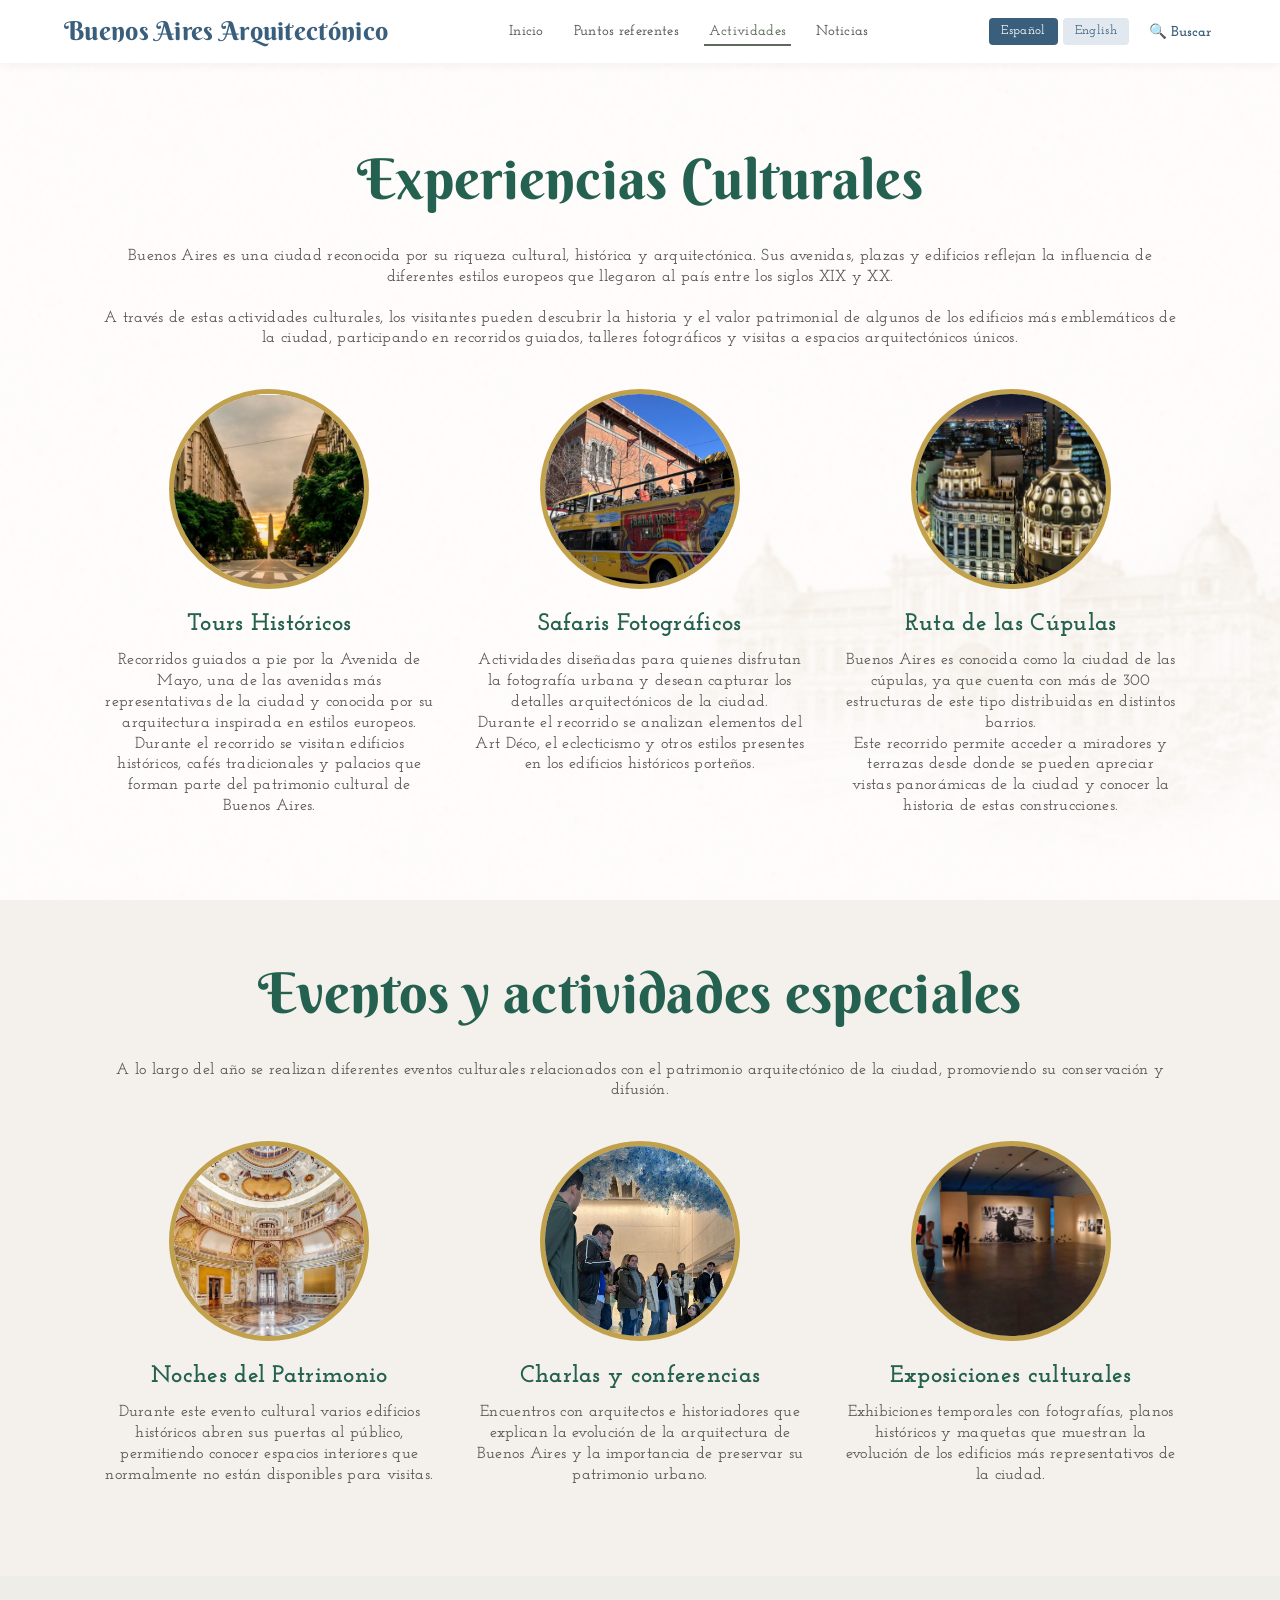
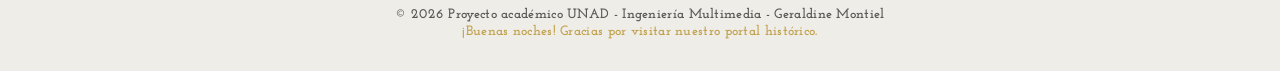
<file: actividades.html>
<!DOCTYPE html>
<html lang="es">
    <!-- Define que el idioma principal de la página es español -->
<head>
    <!-- Configuración general del sitio -->
    <meta charset="UTF-8"> <!-- Muestra correctamente acentos y caracteres especiales -->
    <meta name="viewport" content="width=device-width, initial-scale=1.0">
    <!-- Hace que la página sea adaptable a celulares y tablets -->
    <title>Buenos Aires Arquitectónico</title>
    <link rel="stylesheet" href="css/styles.css">
    <!-- Conecta la hoja de estilos CSS -->
</head>
<body>
    <!-- Encabezado principal del sitio -->
   <a href="#contenido-principal" class="skip-link">Saltar al contenido principal</a>
    
    <header class="main-header">
        <div class="header-container">
            <h1 class="logo-title">Buenos Aires Arquitectónico</h1>
            <nav class="main-nav" aria-label="Navegación principal"> 
                <ul class="nav-links">
                    <li>
                        <a href="index.html">Inicio</a>
                        <ul class="submenu">
                            <li><a href="construcciones.html">Construcciones</a></li>
                        </ul>
                    </li>

                    <li><a href="construcciones.html">Puntos referentes</a></li>
                    
                    <li>
                        <a href="actividades.html" aria-current="page">Actividades</a>
                        <ul class="submenu">
                            <li><a href="actividades.html#experiencias">Experiencias culturales</a></li>
                            <li><a href="actividades.html#eventos">Eventos especiales</a></li>
                        </ul>
                    </li>
                    
                    <li>
                        <a href="noticias.html">Noticias</a>
                        <ul class="submenu">
                            <li><a href="noticias.html#cultura">Cultura</a></li>
                            <li><a href="noticias.html#ferias">Ferias</a></li>
                        </ul>
                    </li>
                </ul>
            </nav>
            <div class="header-tools">
                <div class="lang-selector" aria-label="Selector de idioma">
                    <span class="btn-lang active" aria-current="true">Español</span>
                    <a href="en/activities.html" class="btn-lang" lang="en">English</a> 
                </div>
                <button class="search-btn" aria-label="Abrir buscador">🔍 Buscar</button>
            </div>
        </div>
    </header>
            
<main id="contenido-principal">

    <section class="container" id="experiencias" style="margin-top: 40px;">
        <h2 class="main-title" style="color:#256150; text-align:center;">Experiencias Culturales</h2>

        <p class="text-center mb-20">
            Buenos Aires es una ciudad reconocida por su riqueza cultural,
            histórica y arquitectónica. Sus avenidas, plazas y edificios
            reflejan la influencia de diferentes estilos europeos que
            llegaron al país entre los siglos XIX y XX.
        </p>

        <p class="text-center mb-40">
            A través de estas actividades culturales, los visitantes pueden
            descubrir la historia y el valor patrimonial de algunos de los
            edificios más emblemáticos de la ciudad, participando en
            recorridos guiados, talleres fotográficos y visitas a espacios
            arquitectónicos únicos.
        </p>

        <div class="reference-grid">

            <article class="ref-card">
                <div class="circle-frame">
                    <img src="images/AVprimeramayo.png" alt="Turistas en recorrido guiado por la Avenida de Mayo">
                </div>
                <h3 class="text-accent" style="color:#256150">Tours Históricos</h3>
                <p>
                    Recorridos guiados a pie por la Avenida de Mayo, una de
                    las avenidas más representativas de la ciudad y conocida
                    por su arquitectura inspirada en estilos europeos.
                </p>
                <p>
                    Durante el recorrido se visitan edificios históricos,
                    cafés tradicionales y palacios que forman parte del
                    patrimonio cultural de Buenos Aires.
                </p>
            </article>

            <article class="ref-card">
                <div class="circle-frame">
                    <img src="images/safariFotografico.png" alt="Taller de fotografía urbana capturando detalles arquitectónicos">
                </div>
                <h3 class="text-accent" style="color:#256150">Safaris Fotográficos</h3>
                <p>
                    Actividades diseñadas para quienes disfrutan la
                    fotografía urbana y desean capturar los detalles
                    arquitectónicos de la ciudad.
                </p>
                <p>
                    Durante el recorrido se analizan elementos del
                    Art Déco, el eclecticismo y otros estilos presentes
                    en los edificios históricos porteños.
                </p>
            </article>

            <article class="ref-card">
                <div class="circle-frame">
                    <img src="images/cupulasdeBDA.png" alt="Vista panorámica de las cúpulas históricas de Buenos Aires">
                </div>
                <h3 class="text-accent" style="color:#256150">Ruta de las Cúpulas</h3>
                <p>
                    Buenos Aires es conocida como la ciudad de las cúpulas,
                    ya que cuenta con más de 300 estructuras de este tipo
                    distribuidas en distintos barrios.
                </p>
                <p>
                    Este recorrido permite acceder a miradores y terrazas
                    desde donde se pueden apreciar vistas panorámicas de
                    la ciudad y conocer la historia de estas construcciones.
                </p>
            </article>

        </div>
    </section>

    <section class="container" id="eventos" style="margin-top: 60px;">

        <h2 class="main-title" style="color:#256150; text-align:center;">Eventos y actividades especiales</h2>

        <p class="text-center mb-40">
            A lo largo del año se realizan diferentes eventos culturales
            relacionados con el patrimonio arquitectónico de la ciudad,
            promoviendo su conservación y difusión.
        </p>

        <div class="reference-grid">

            <article class="ref-card">
                <div class="circle-frame">
                    <img src="images/salonPALACIOPAZ.png" alt="Iluminación nocturna del elegante salón interior del Palacio Paz">
                </div>
                <h3 class="text-accent" style="color:#256150">Noches del Patrimonio</h3>
                <p>
                    Durante este evento cultural varios edificios históricos
                    abren sus puertas al público, permitiendo conocer espacios
                    interiores que normalmente no están disponibles para visitas.
                </p>
            </article>

            <article class="ref-card">
                <div class="circle-frame">
                    <img src="images/CHARLAARQUITECTO.png" alt="Arquitecto exponiendo ante una audiencia sobre el patrimonio urbano de la ciudad">
                </div>
                <h3 class="text-accent" style="color:#256150">Charlas y conferencias</h3>
                <p>
                    Encuentros con arquitectos e historiadores que explican
                    la evolución de la arquitectura de Buenos Aires y la
                    importancia de preservar su patrimonio urbano.
                </p>
            </article>

            <article class="ref-card">
                <div class="circle-frame">
                    <img src="images/EXPOSICIONcultural.png" alt="Exhibición de maquetas y planos históricos en una galería de arte">
                </div>
                <h3 class="text-accent" style="color:#256150">Exposiciones culturales</h3>
                <p>
                    Exhibiciones temporales con fotografías, planos históricos
                    y maquetas que muestran la evolución de los edificios más
                    representativos de la ciudad.
                </p>
            </article>

        </div>

    </section>

</main>

<footer class="main-footer">
        <p>© 2026 Proyecto académico UNAD - Ingeniería Multimedia - Geraldine Montiel</p>
</footer>

<script src="js/script.js"></script>

</body>
</html>
</file>
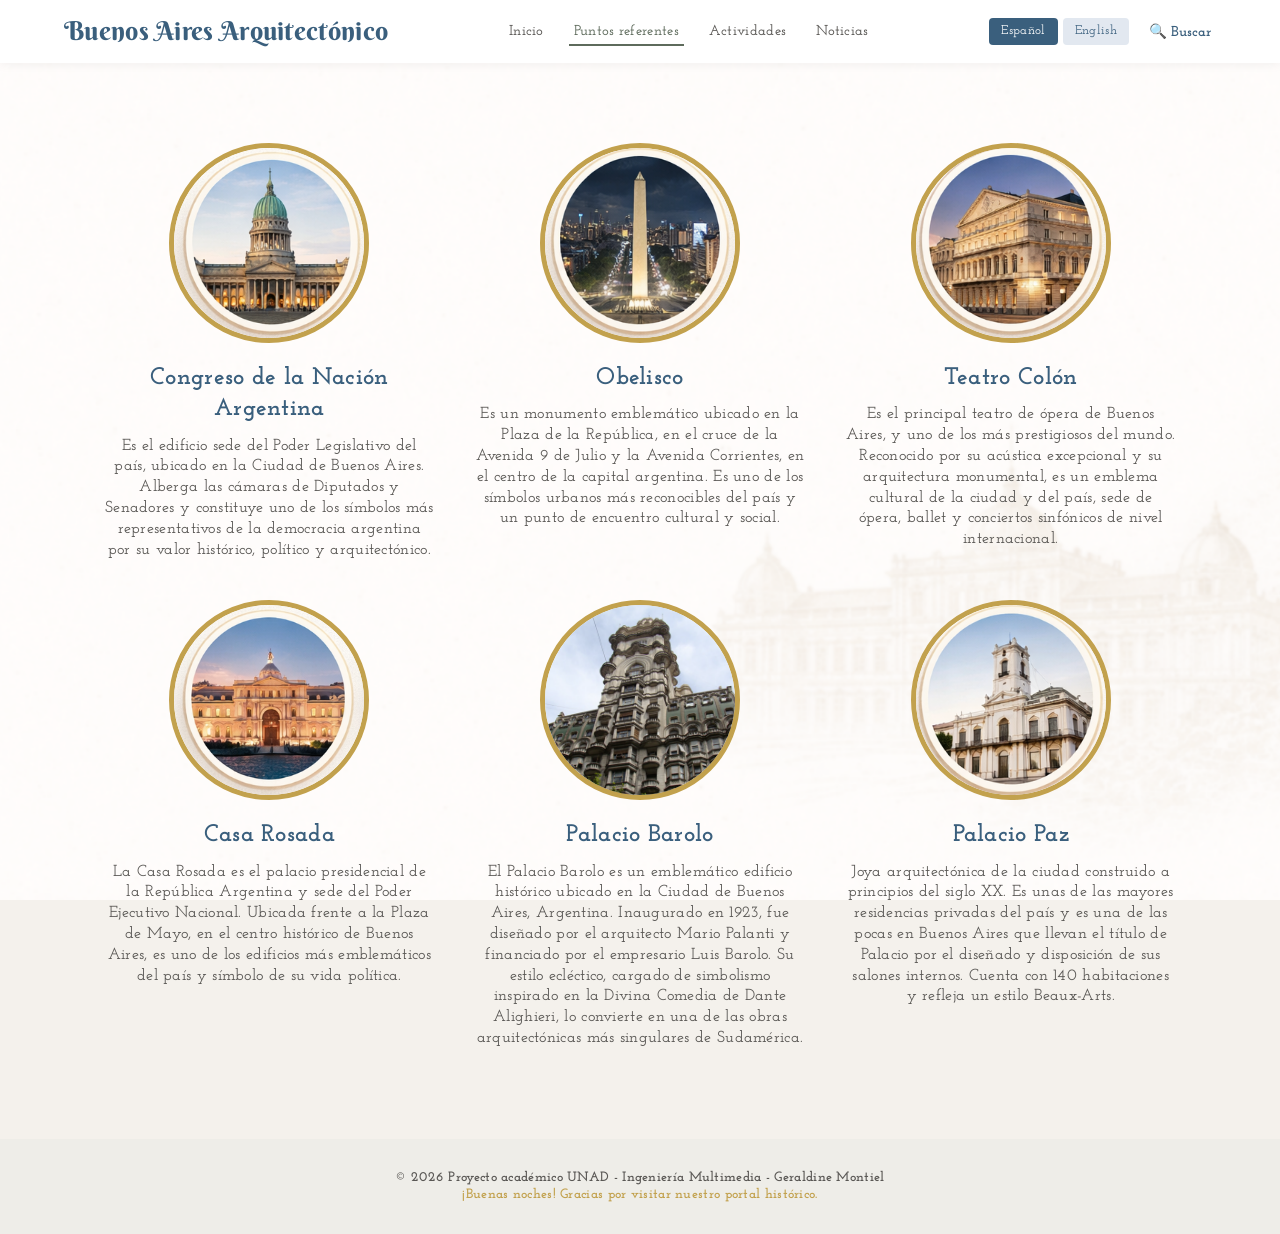
<file: construcciones.html>
<!DOCTYPE html>
<html lang="es">
    <head>
    <meta charset="UTF-8"> <meta name="viewport" content="width=device-width, initial-scale=1.0">
    <title>Construcciones - Buenos Aires Arquitectónico</title>
    <link rel="stylesheet" href="css/styles.css">
    </head>
<body>

    <a href="#contenido-principal" class="skip-link">Saltar al contenido principal</a>

    <header class="main-header">
        <div class="header-container">
            <h1 class="logo-title">Buenos Aires Arquitectónico</h1>
            <nav class="main-nav" aria-label="Navegación principal"> 
                <ul class="nav-links">
                    <li>
                        <a href="index.html">Inicio</a>
                        <ul class="submenu">
                            <li><a href="construcciones.html">Construcciones</a></li>
                        </ul>
                    </li>

                    <li><a href="construcciones.html" aria-current="page">Puntos referentes</a></li>
                    
                    <li>
                        <a href="actividades.html">Actividades</a>
                        <ul class="submenu">
                            <li><a href="actividades.html#experiencias">Experiencias culturales</a></li>
                            <li><a href="actividades.html#eventos">Eventos especiales</a></li>
                        </ul>
                    </li>
                    
                    <li>
                        <a href="noticias.html">Noticias</a>
                        <ul class="submenu">
                            <li><a href="noticias.html#cultura">Cultura</a></li>
                            <li><a href="noticias.html#ferias">Ferias</a></li>
                        </ul>
                    </li>
                </ul>
            </nav>
            <div class="header-tools">
                <div class="lang-selector" aria-label="Selector de idioma">
                    <span class="btn-lang active" aria-current="true">Español</span>
                    <a href="en/constructions.html" class="btn-lang" lang="en">English</a>
                </div>
                <button class="search-btn" aria-label="Abrir buscador">🔍 Buscar</button>
            </div>
        </div>
    </header>

    <main id="contenido-principal"> 
        
        <section id="edificios" class="container" style="margin-top: 40px;">
            <div class="reference-grid">
                <article class="ref-card">
                    <div class="circle-frame">
                        <img src="images/congreso mini.png" alt="Edificación del Congreso de la nación de Argentina">
                    </div>
                    <h3>Congreso de la Nación Argentina</h3>
                    <p>Es el edificio sede del Poder Legislativo del país, ubicado en la Ciudad de Buenos Aires. Alberga 
                        las cámaras de Diputados y Senadores y constituye uno de los símbolos más representativos de la
                        democracia argentina por su valor histórico, político y arquitectónico.</p>
                </article>

                <article class="ref-card">
                    <div class="circle-frame">
                        <img src="images/obelisco.jpg" alt="Monumento Obelisco de Buenos Aires">
                    </div>
                    <h3>Obelisco</h3>
                    <p>Es un monumento emblemático ubicado en la Plaza de la República, en el cruce de la Avenida 9 de Julio 
                        y la Avenida Corrientes, en el centro de la capital argentina. Es uno de los símbolos urbanos más 
                        reconocibles del país y un punto de encuentro cultural y social.</p>
                </article>

                <article class="ref-card">
                    <div class="circle-frame">
                        <img src="images/teatro-colon.jpg" alt="Edificio Teatro Colón">
                    </div>
                    <h3>Teatro Colón</h3>
                    <p>Es el principal teatro de ópera de Buenos Aires, y uno de los más prestigiosos del mundo. 
                        Reconocido por su acústica excepcional y su arquitectura monumental, es un emblema cultural
                        de la ciudad y del país, sede de ópera, ballet y conciertos sinfónicos de nivel internacional.</p>
                </article>

                <article class="ref-card">
                    <div class="circle-frame">
                        <img src="images/casa-rosada.jpg" alt="Edificación Casa Rosada">
                    </div>
                    <h3>Casa Rosada</h3>
                    <p>La Casa Rosada es el palacio presidencial de la República Argentina y sede del Poder 
                        Ejecutivo Nacional. Ubicada frente a la Plaza de Mayo, en el centro histórico de Buenos Aires, 
                        es uno de los edificios más emblemáticos del país y símbolo de su vida política. </p>
                </article>

                <article class="ref-card">
                    <div class="circle-frame">
                        <img src="images/palacio barolo.png" alt="Palacio Barolo">
                    </div>
                    <h3>Palacio Barolo</h3>
                    <p>El Palacio Barolo es un emblemático edificio histórico ubicado en la Ciudad de Buenos 
                        Aires, Argentina. Inaugurado en 1923, fue diseñado por el arquitecto Mario Palanti y financiado 
                        por el empresario Luis Barolo. Su estilo ecléctico, cargado de simbolismo inspirado en la Divina 
                        Comedia de Dante Alighieri, lo convierte en una de las obras arquitectónicas más singulares de Sudamérica. </p>
                </article>

                <article class="ref-card">
                    <div class="circle-frame">
                        <img src="images/palacio paz mini.png" alt="Palacio Paz">
                    </div>
                    <h3>Palacio Paz</h3>
                    <p>Joya arquitectónica de la ciudad construido a principios del siglo XX. Es unas de las mayores residencias
                        privadas del país y es una de las pocas en Buenos Aires que llevan el título de Palacio por el diseñado
                        y disposición de sus salones internos. Cuenta con 140 habitaciones y refleja un estilo Beaux-Arts.
                    </p>
                </article>
            </div>
        </section>
    </main>

    <footer class="main-footer">
        <p>© 2026 Proyecto académico UNAD - Ingeniería Multimedia - Geraldine Montiel</p>
    </footer>

    <script src="js/script.js"></script>    
</body>
</html>
</file>
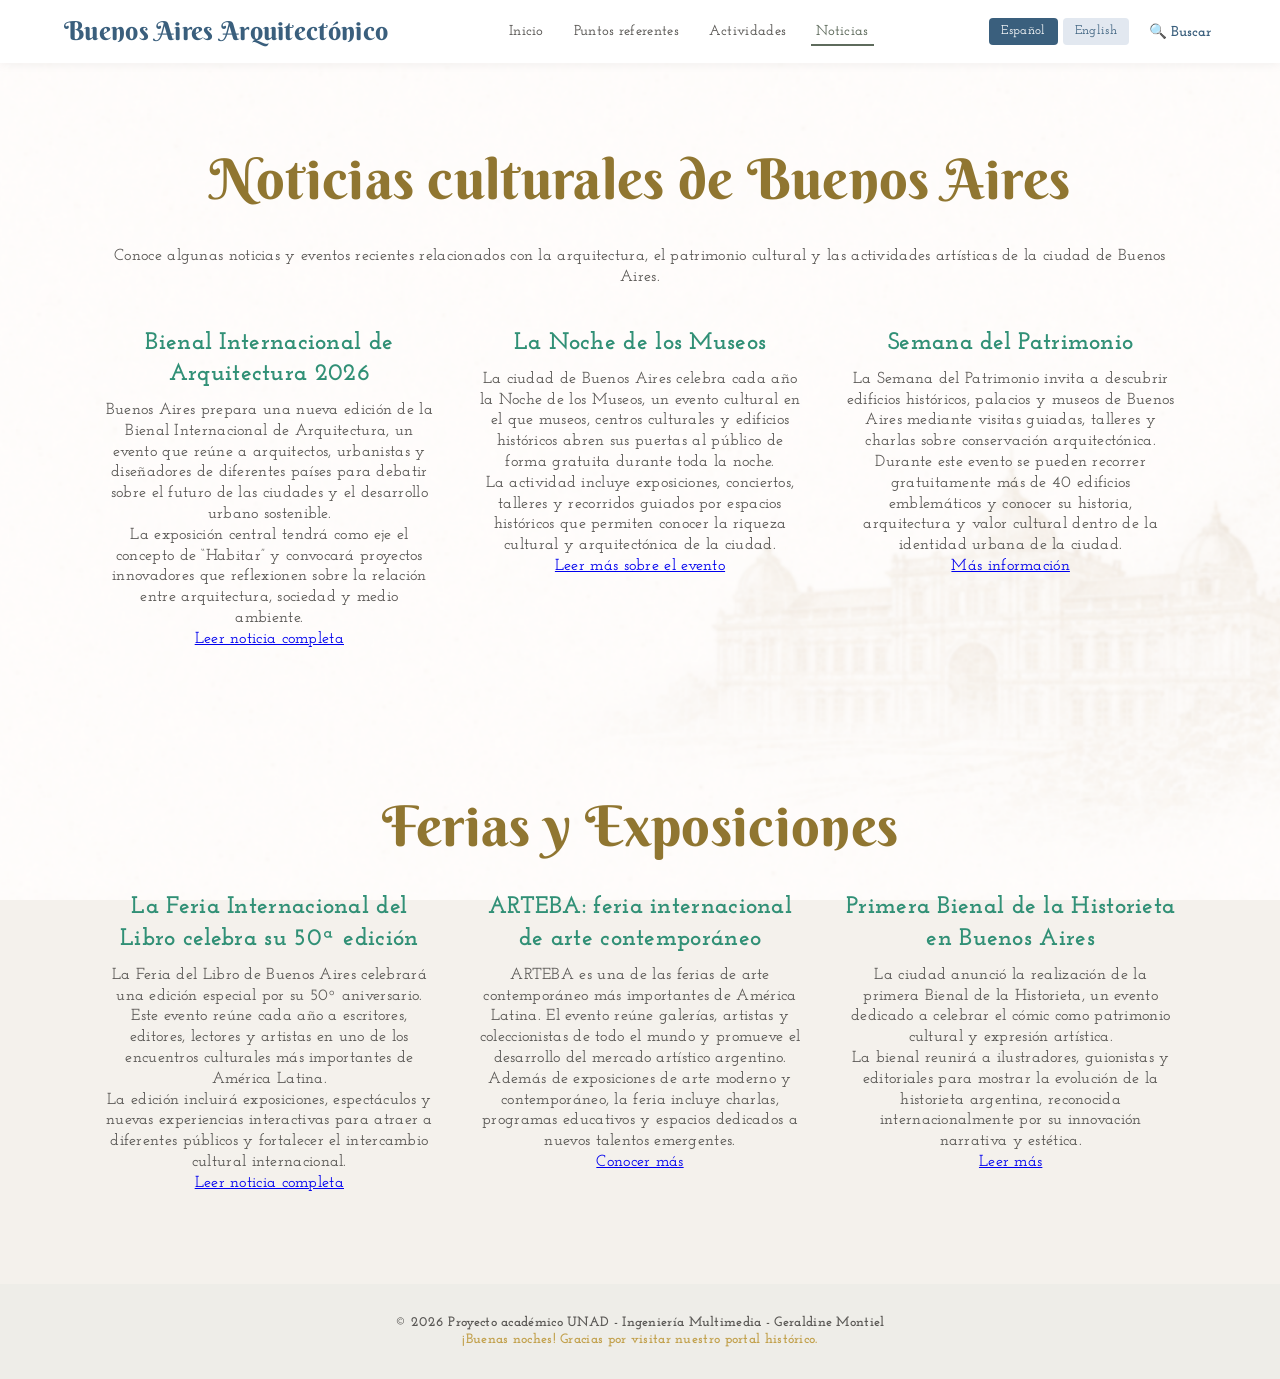
<file: noticias.html>
<!DOCTYPE html>
<html lang="es">
    <head>
    <meta charset="UTF-8"> <meta name="viewport" content="width=device-width, initial-scale=1.0">
    <title>Noticias - Buenos Aires Arquitectónico</title>
    <link rel="stylesheet" href="css/styles.css">
    </head>

<body>
    <a href="#contenido-principal" class="skip-link">Saltar al contenido principal</a>

    <header class="main-header">
        <div class="header-container">
            <h1 class="logo-title">Buenos Aires Arquitectónico</h1>

            <nav class="main-nav" aria-label="Navegación principal"> 
                <ul class="nav-links">
                    <li>
                        <a href="index.html">Inicio</a>
                        <ul class="submenu">
                            <li><a href="construcciones.html">Construcciones</a></li>
                        </ul>
                    </li>

                    <li><a href="construcciones.html">Puntos referentes</a></li>
                    
                    <li>
                        <a href="actividades.html">Actividades</a>
                        <ul class="submenu">
                            <li><a href="actividades.html#experiencias">Experiencias culturales</a></li>
                            <li><a href="actividades.html#eventos">Eventos especiales</a></li>
                        </ul>
                    </li>
                    
                    <li>
                        <a href="noticias.html" aria-current="page">Noticias</a>
                        <ul class="submenu">
                            <li><a href="noticias.html#cultura">Cultura</a></li>
                            <li><a href="noticias.html#ferias">Ferias</a></li>
                        </ul>
                    </li>
                </ul>
            </nav>

            <div class="header-tools">
                <div class="lang-selector" aria-label="Selector de idioma">
                    <span class="btn-lang active" aria-current="true">Español</span>
                    <a href="en/news.html" class="btn-lang" lang="en">English</a>
                </div>
                <button class="search-btn" aria-label="Abrir buscador">🔍 Buscar</button>
            </div>

        </div>
    </header>

    <main id="contenido-principal">

        <section class="container" id="cultura" style="margin-top: 40px;">

            <h2 class="main-title text-center" style="color:#907631;">Noticias culturales de Buenos Aires</h2>

            <p class="text-center mb-40">
                Conoce algunas noticias y eventos recientes relacionados
                con la arquitectura, el patrimonio cultural y las actividades artísticas de
                la ciudad de Buenos Aires.
            </p>

            <div class="reference-grid">

                <article class="ref-card">
                    <h3 style="color:#319076;">Bienal Internacional de Arquitectura 2026</h3>
                    <p>
                        Buenos Aires prepara una nueva edición de la Bienal Internacional de
                        Arquitectura, un evento que reúne a arquitectos, urbanistas y diseñadores
                        de diferentes países para debatir sobre el futuro de las ciudades y el
                        desarrollo urbano sostenible.
                    </p>
                    <p>
                        La exposición central tendrá como eje el concepto de “Habitar” y convocará
                        proyectos innovadores que reflexionen sobre la relación entre arquitectura,
                        sociedad y medio ambiente.
                    </p>
                    <p>
                        <a href="https://www.archdaily.cl/cl/1038609/convocatoria-exposicion-central-de-la-bienal-de-arquitectura-de-buenos-aires-2026-edicion-aniversario"
                            target="_blank" rel="noopener noreferrer">
                            Leer noticia completa
                        </a>
                    </p>
                </article>

                <article class="ref-card">
                    <h3 style="color:#319076;">La Noche de los Museos</h3>
                    <p>
                        La ciudad de Buenos Aires celebra cada año la Noche de los Museos, un evento
                        cultural en el que museos, centros culturales y edificios históricos abren
                        sus puertas al público de forma gratuita durante toda la noche.
                    </p>
                    <p>
                        La actividad incluye exposiciones, conciertos, talleres y recorridos guiados
                        por espacios históricos que permiten conocer la riqueza cultural y
                        arquitectónica de la ciudad. 
                    </p>
                    <p>
                        <a href="https://www.timeout.com/buenos-aires/museum-night-cultural-activities-visit-bue"
                            target="_blank" rel="noopener noreferrer">
                            Leer más sobre el evento
                        </a>
                    </p>
                </article>

                <article class="ref-card">
                    <h3 style="color:#319076;">Semana del Patrimonio</h3>
                    <p>
                        La Semana del Patrimonio invita a descubrir edificios históricos,
                        palacios y museos de Buenos Aires mediante visitas guiadas, talleres y
                        charlas sobre conservación arquitectónica.
                    </p>
                    <p>
                        Durante este evento se pueden recorrer gratuitamente más de 40 edificios
                        emblemáticos y conocer su historia, arquitectura y valor cultural dentro
                        de la identidad urbana de la ciudad. 
                    </p>
                    <p>
                        <a href="https://bairessecreta.com/en/buenos-aires-heritage-week/" target="_blank" rel="noopener noreferrer">
                            Más información
                        </a>
                    </p>
                </article>

            </div>
        </section>

        <section class="container" id="ferias" style="margin-top: 60px;">
            
            <h2 class="main-title text-center" style="color:#907631;">Ferias y Exposiciones</h2>
            
            <div class="reference-grid">

                <article class="ref-card">
                    <h3 style="color:#319076;">La Feria Internacional del Libro celebra su 50ª edición</h3>
                    <p>
                        La Feria del Libro de Buenos Aires celebrará una edición especial por su
                        50º aniversario. Este evento reúne cada año a escritores, editores,
                        lectores y artistas en uno de los encuentros culturales más importantes
                        de América Latina.
                    </p>
                    <p>
                        La edición incluirá exposiciones, espectáculos y nuevas experiencias
                        interactivas para atraer a diferentes públicos y fortalecer el
                        intercambio cultural internacional. 
                    </p>
                    <p>
                        <a href="https://elpais.com/argentina/2025-10-14/buenos-aires-prepara-los-festejos-del-primer-medio-siglo-de-la-feria-del-libro.html"
                            target="_blank" rel="noopener noreferrer">
                            Leer noticia completa
                        </a>
                    </p>
                </article>

                <article class="ref-card">
                    <h3 style="color:#319076;">ARTEBA: feria internacional de arte contemporáneo</h3>
                    <p>
                        ARTEBA es una de las ferias de arte contemporáneo más importantes de
                        América Latina. El evento reúne galerías, artistas y coleccionistas de
                        todo el mundo y promueve el desarrollo del mercado artístico argentino.
                    </p>
                    <p>
                        Además de exposiciones de arte moderno y contemporáneo, la feria incluye
                        charlas, programas educativos y espacios dedicados a nuevos talentos
                        emergentes. 
                    </p>
                    <p>
                        <a href="https://deeds.news/events/arteba-buenos-aires-29-08-31-08-2025/?lang=en"
                            target="_blank" rel="noopener noreferrer">
                            Conocer más
                        </a>
                    </p>
                </article>

                <article class="ref-card">
                    <h3 style="color:#319076;">Primera Bienal de la Historieta en Buenos Aires</h3>
                    <p>
                        La ciudad anunció la realización de la primera Bienal de la Historieta,
                        un evento dedicado a celebrar el cómic como patrimonio cultural y
                        expresión artística.
                    </p>
                    <p>
                        La bienal reunirá a ilustradores, guionistas y editoriales para mostrar
                        la evolución de la historieta argentina, reconocida internacionalmente
                        por su innovación narrativa y estética. 
                    </p>
                    <p>
                        <a href="https://diario-nco.net/2026/03/02/la-bienal-historieta/" target="_blank" rel="noopener noreferrer">
                            Leer más
                        </a>
                    </p>
                </article>

            </div>
        </section>

    </main>

    <footer class="main-footer">
        <p>© 2026 Proyecto académico UNAD - Ingeniería Multimedia - Geraldine Montiel</p>
    </footer>

    <script src="js/script.js"></script>

</body>
</html>
</file>
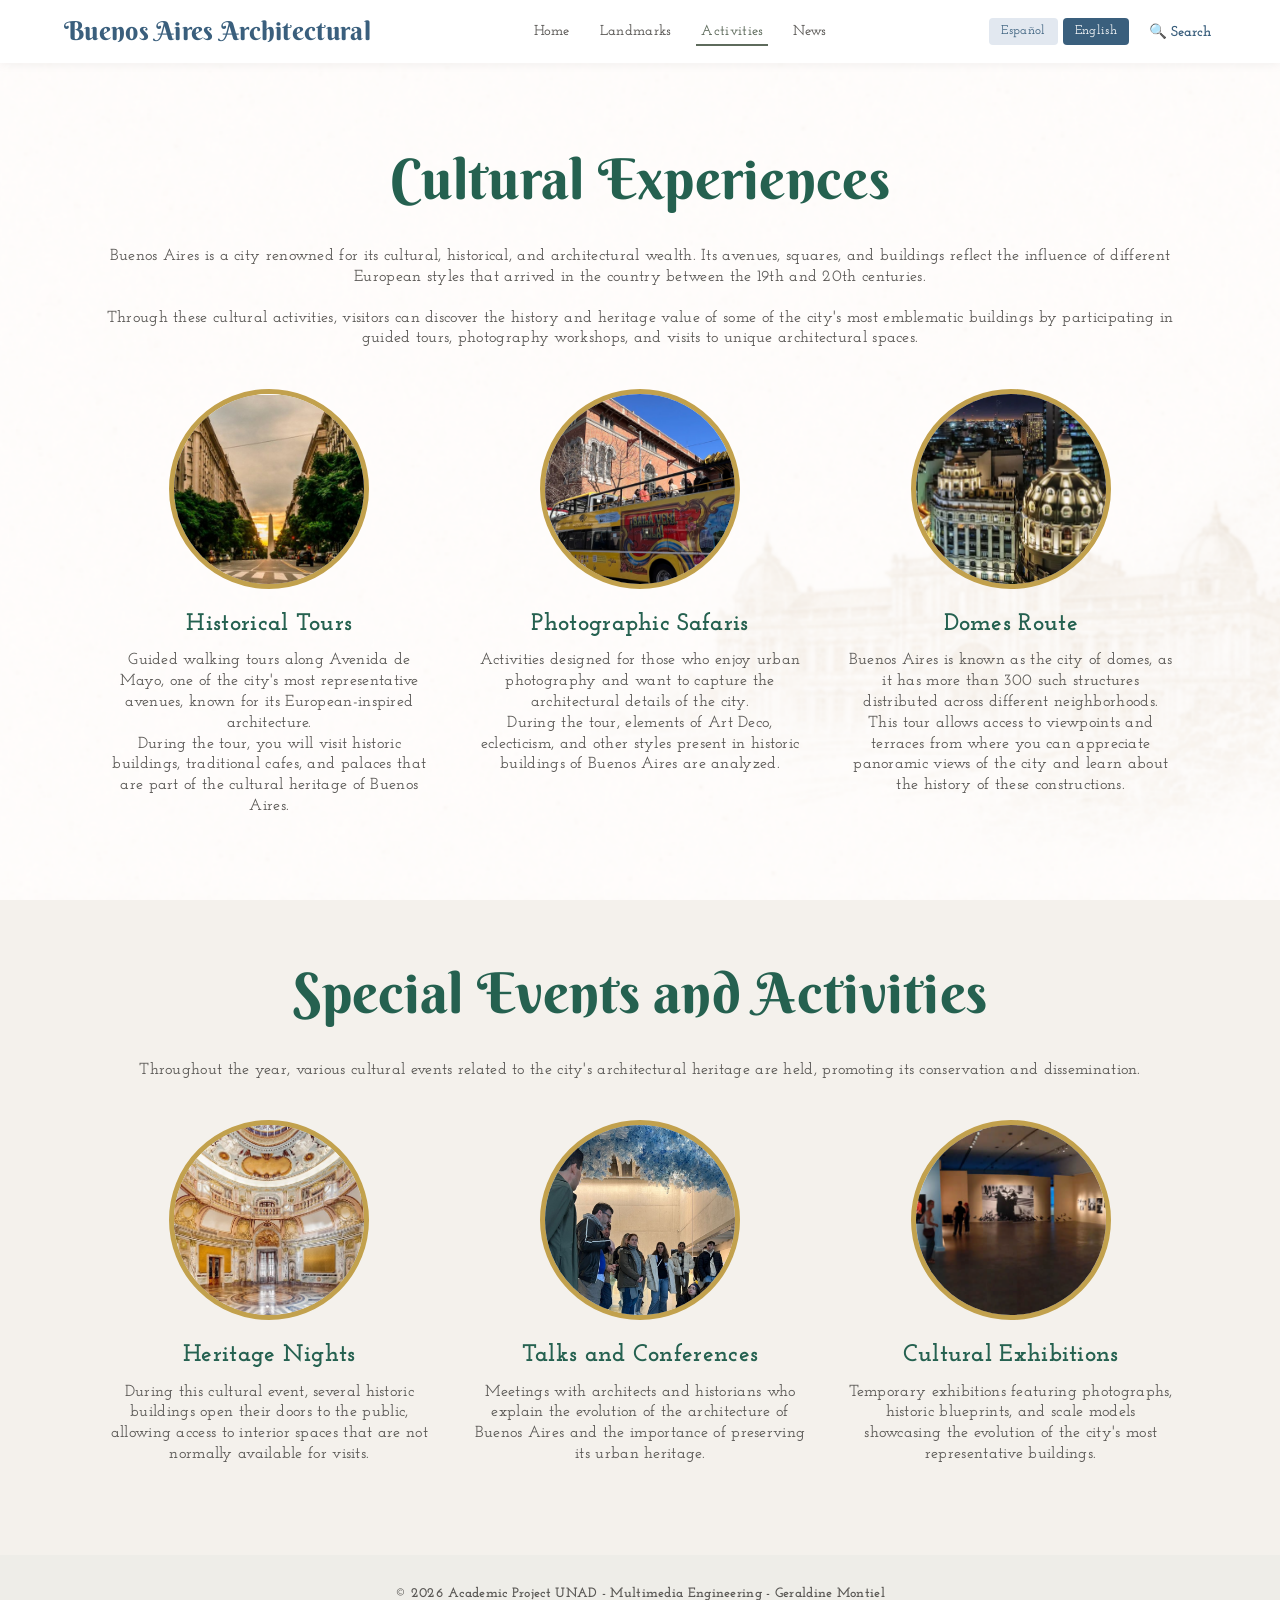
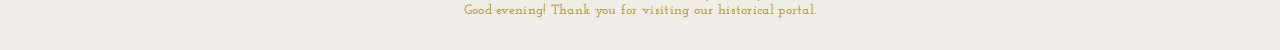
<file: en/activities.html>
<!DOCTYPE html>
<html lang="en">
<head>
    <meta charset="UTF-8"> 
    <meta name="viewport" content="width=device-width, initial-scale=1.0">
    <title>Activities - Buenos Aires Architectural</title>
    <link rel="stylesheet" href="../css/styles.css">
</head>
<body>
    <a href="#contenido-principal" class="skip-link">Skip to main content</a>
    
    <header class="main-header">
        <div class="header-container">
            <h1 class="logo-title">Buenos Aires Architectural</h1>
            
            <nav class="main-nav" aria-label="Main Navigation"> 
                <ul class="nav-links">
                    <li>
                        <a href="index-en.html">Home</a>
                        <ul class="submenu">
                            <li><a href="constructions.html">Constructions</a></li>
                        </ul>
                    </li>
                    <li><a href="constructions.html">Landmarks</a></li>
                    <li>
                        <a href="activities.html" aria-current="page">Activities</a>
                        <ul class="submenu">
                            <li><a href="activities.html#experiencias">Cultural Experiences</a></li>
                            <li><a href="activities.html#eventos">Special Events</a></li>
                        </ul>
                    </li>
                    <li>
                        <a href="news.html">News</a>
                        <ul class="submenu">
                            <li><a href="news.html#cultura">Culture</a></li>
                            <li><a href="news.html#ferias">Fairs</a></li>
                        </ul>
                    </li>
                </ul>
            </nav>

            <div class="header-tools">
                <div class="lang-selector" aria-label="Language Selector">
                    <a href="../actividades.html" class="btn-lang" lang="es">Español</a> 
                    <span class="btn-lang active" aria-current="true">English</span>
                </div>
                <button class="search-btn" aria-label="Open search">🔍 Search</button>
            </div>
        </div>
    </header>
            
<main id="contenido-principal">

    <section class="container" id="experiencias" style="margin-top: 40px;">
        <h2 class="main-title" style="color:#256150; text-align:center;">Cultural Experiences</h2>

        <p class="text-center mb-20">
            Buenos Aires is a city renowned for its cultural, historical, and architectural wealth. 
            Its avenues, squares, and buildings reflect the influence of different European styles 
            that arrived in the country between the 19th and 20th centuries.
        </p>

        <p class="text-center mb-40">
            Through these cultural activities, visitors can discover the history and heritage value 
            of some of the city's most emblematic buildings by participating in guided tours, 
            photography workshops, and visits to unique architectural spaces.
        </p>

        <div class="reference-grid">

            <article class="ref-card">
                <div class="circle-frame">
                    <img src="../images/AVprimeramayo.png" alt="Tourists on a guided tour of Avenida de Mayo">
                </div>
                <h3 class="text-accent" style="color:#256150">Historical Tours</h3>
                <p>
                    Guided walking tours along Avenida de Mayo, one of the city's most representative 
                    avenues, known for its European-inspired architecture.
                </p>
                <p>
                    During the tour, you will visit historic buildings, traditional cafes, and palaces 
                    that are part of the cultural heritage of Buenos Aires.
                </p>
            </article>

            <article class="ref-card">
                <div class="circle-frame">
                    <img src="../images/safariFotografico.png" alt="Urban photography workshop">
                </div>
                <h3 class="text-accent" style="color:#256150">Photographic Safaris</h3>
                <p>
                    Activities designed for those who enjoy urban photography and want to capture 
                    the architectural details of the city.
                </p>
                <p>
                    During the tour, elements of Art Deco, eclecticism, and other styles present 
                    in historic buildings of Buenos Aires are analyzed.
                </p>
            </article>

            <article class="ref-card">
                <div class="circle-frame">
                    <img src="../images/cupulasdeBDA.png" alt="Panoramic view of historic domes">
                </div>
                <h3 class="text-accent" style="color:#256150">Domes Route</h3>
                <p>
                    Buenos Aires is known as the city of domes, as it has more than 300 such 
                    structures distributed across different neighborhoods.
                </p>
                <p>
                    This tour allows access to viewpoints and terraces from where you can appreciate 
                    panoramic views of the city and learn about the history of these constructions.
                </p>
            </article>

        </div>
    </section>

    <section class="container" id="eventos" style="margin-top: 60px;">
        <h2 class="main-title" style="color:#256150; text-align:center;">Special Events and Activities</h2>
        
        <p class="text-center mb-40">
            Throughout the year, various cultural events related to the city's architectural 
            heritage are held, promoting its conservation and dissemination.
        </p>

        <div class="reference-grid">

            <article class="ref-card">
                <div class="circle-frame">
                    <img src="../images/salonPALACIOPAZ.png" alt="Night lighting of Paz Palace">
                </div>
                <h3 class="text-accent" style="color:#256150">Heritage Nights</h3>
                <p>
                    During this cultural event, several historic buildings open their doors to the 
                    public, allowing access to interior spaces that are not normally available for visits.
                </p>
            </article>

            <article class="ref-card">
                <div class="circle-frame">
                    <img src="../images/CHARLAARQUITECTO.png" alt="Architect presenting to an audience">
                </div>
                <h3 class="text-accent" style="color:#256150">Talks and Conferences</h3>
                <p>
                    Meetings with architects and historians who explain the evolution of the 
                    architecture of Buenos Aires and the importance of preserving its urban heritage.
                </p>
            </article>

            <article class="ref-card">
                <div class="circle-frame">
                    <img src="../images/EXPOSICIONcultural.png" alt="Exhibition of historic scale models">
                </div>
                <h3 class="text-accent" style="color:#256150">Cultural Exhibitions</h3>
                <p>
                    Temporary exhibitions featuring photographs, historic blueprints, and scale models 
                    showcasing the evolution of the city's most representative buildings.
                </p>
            </article>

        </div>
    </section>

</main>

<footer class="main-footer">
        <p>© 2026 Academic Project UNAD - Multimedia Engineering - Geraldine Montiel</p>
</footer>

<script src="../js/script-en.js"></script>
</body>
</html>
</file>
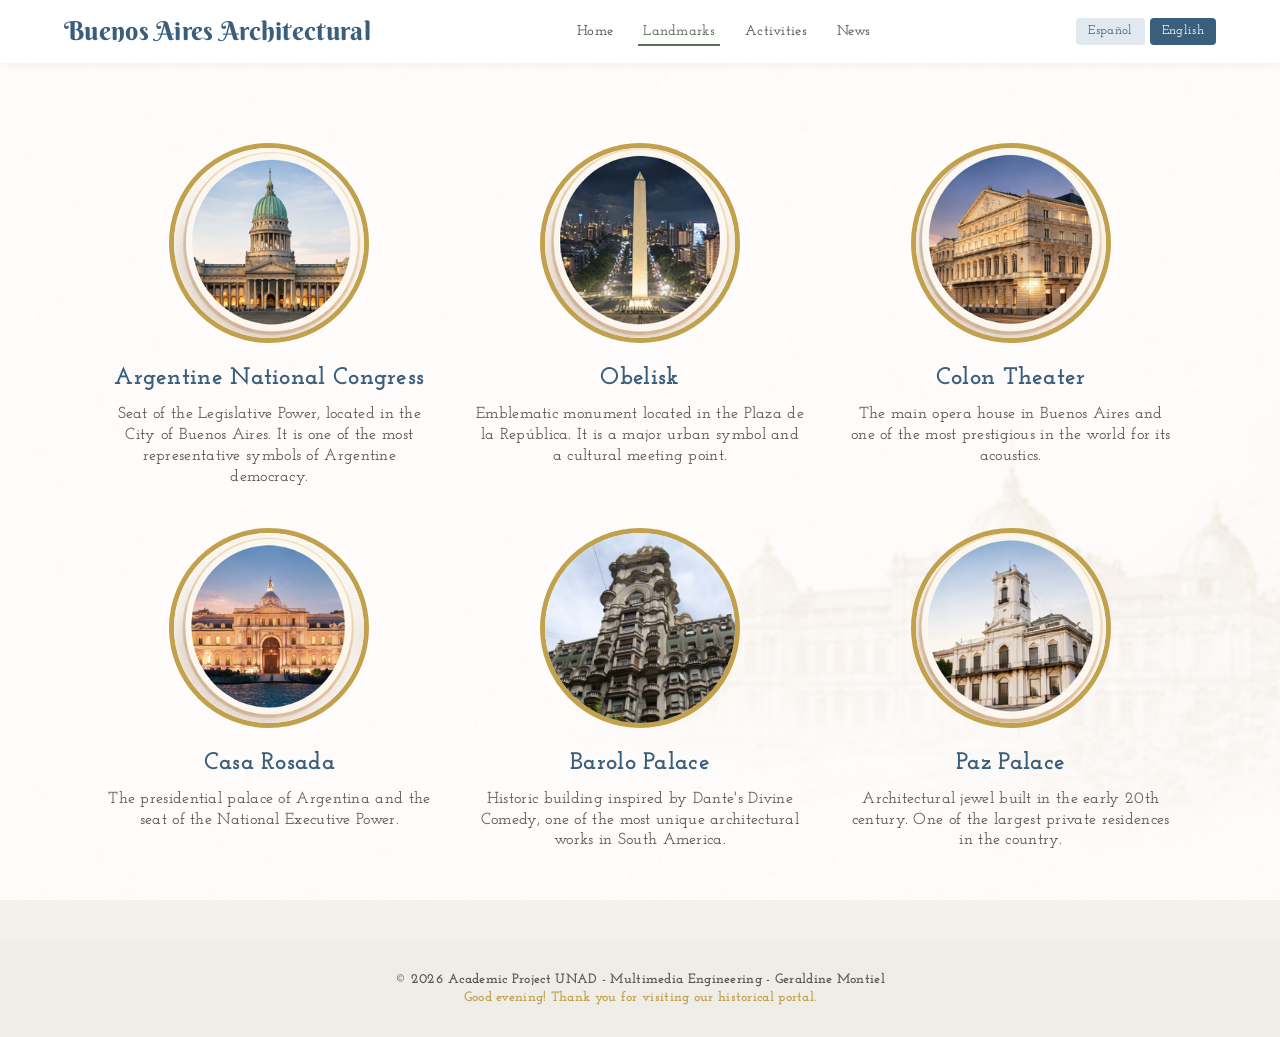
<file: en/constructions.html>
<!DOCTYPE html>
<html lang="en">
<head>
    <meta charset="UTF-8">
    <meta name="viewport" content="width=device-width, initial-scale=1.0">
    <title>Constructions - Buenos Aires Architectural</title>
    <link rel="stylesheet" href="../css/styles.css">
</head>
<body>
    <a href="#contenido-principal" class="skip-link">Skip to main content</a>

    <header class="main-header">
        <div class="header-container">
            <h1 class="logo-title">Buenos Aires Architectural</h1>
            <nav class="main-nav" aria-label="Main Navigation"> 
                <ul class="nav-links">
                    <li>
                        <a href="index-en.html">Home</a>
                        <ul class="submenu">
                            <li><a href="constructions.html">Constructions</a></li>
                        </ul>
                    </li>
                    <li><a href="constructions.html" aria-current="page">Landmarks</a></li>
                    <li>
                        <a href="activities.html">Activities</a>
                        <ul class="submenu">
                            <li><a href="activities.html#experiencias">Cultural Experiences</a></li>
                            <li><a href="activities.html#eventos">Special Events</a></li>
                        </ul>
                    </li>
                    <li>
                        <a href="news.html">News</a>
                        <ul class="submenu">
                            <li><a href="news.html#cultura">Culture</a></li>
                            <li><a href="news.html#ferias">Fairs</a></li>
                        </ul>
                    </li>
                </ul>
            </nav>
            <div class="header-tools">
                <div class="lang-selector">
                    <a href="../construcciones.html" class="btn-lang">Español</a>
                    <span class="btn-lang active">English</span>
                </div>
            </div>
        </div>
    </header>

    <main id="contenido-principal"> 
        <section id="edificios" class="container" style="margin-top: 40px;">
            <div class="reference-grid">
                <article class="ref-card">
                    <div class="circle-frame"><img src="../images/congreso mini.png" alt="Congress"></div>
                    <h3>Argentine National Congress</h3>
                    <p>Seat of the Legislative Power, located in the City of Buenos Aires. It is one of the most representative symbols of Argentine democracy.</p>
                </article>
                <article class="ref-card">
                    <div class="circle-frame"><img src="../images/obelisco.jpg" alt="Obelisk"></div>
                    <h3>Obelisk</h3>
                    <p>Emblematic monument located in the Plaza de la República. It is a major urban symbol and a cultural meeting point.</p>
                </article>
                <article class="ref-card">
                    <div class="circle-frame"><img src="../images/teatro-colon.jpg" alt="Teatro Colon"></div>
                    <h3>Colon Theater</h3>
                    <p>The main opera house in Buenos Aires and one of the most prestigious in the world for its acoustics.</p>
                </article>
                <article class="ref-card">
                    <div class="circle-frame"><img src="../images/casa-rosada.jpg" alt="Casa Rosada"></div>
                    <h3>Casa Rosada</h3>
                    <p>The presidential palace of Argentina and the seat of the National Executive Power.</p>
                </article>
                <article class="ref-card">
                    <div class="circle-frame"><img src="../images/palacio barolo.png" alt="Barolo"></div>
                    <h3>Barolo Palace</h3>
                    <p>Historic building inspired by Dante's Divine Comedy, one of the most unique architectural works in South America.</p>
                </article>
                <article class="ref-card">
                    <div class="circle-frame"><img src="../images/palacio paz mini.png" alt="Paz"></div>
                    <h3>Paz Palace</h3>
                    <p>Architectural jewel built in the early 20th century. One of the largest private residences in the country.</p>
                </article>
            </div>
        </section>
    </main>

    <footer class="main-footer">
        <p>© 2026 Academic Project UNAD - Multimedia Engineering - Geraldine Montiel</p>
    </footer>
    <script src="../js/script-en.js"></script>    
</body>
</html>
</file>
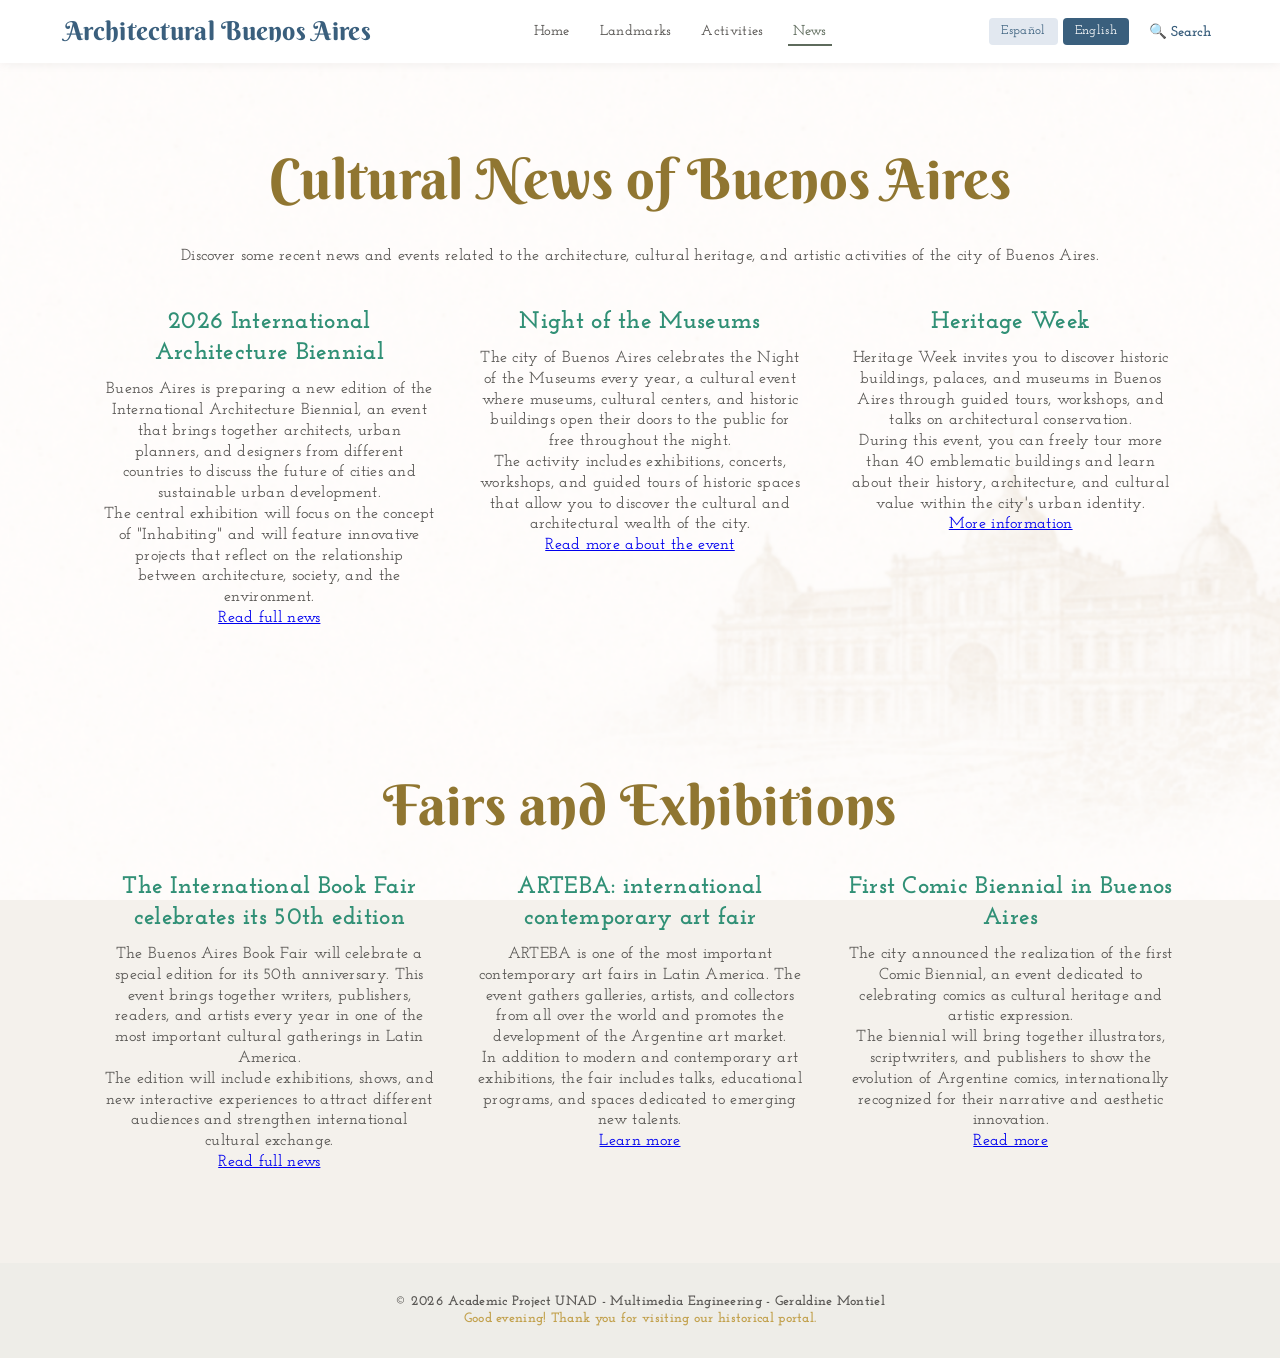
<file: en/news.html>
<!DOCTYPE html>
<html lang="en">
<head>
    <meta charset="UTF-8"> 
    <meta name="viewport" content="width=device-width, initial-scale=1.0">
    <title>News - Architectural Buenos Aires</title>
    <link rel="stylesheet" href="../css/styles.css">
</head>

<body>
    <a href="#main-content" class="skip-link">Skip to main content</a>

    <header class="main-header">
        <div class="header-container">
            <h1 class="logo-title">Architectural Buenos Aires</h1>

            <nav class="main-nav" aria-label="Main Navigation"> 
                <ul class="nav-links">
                    <li>
                        <a href="index-en.html">Home</a>
                        <ul class="submenu">
                            <li><a href="constructions.html">Constructions</a></li>
                        </ul>
                    </li>
                    <li><a href="constructions.html">Landmarks</a></li>
                    <li>
                        <a href="activities.html">Activities</a>
                        <ul class="submenu">
                            <li><a href="activities.html#experiencias">Cultural Experiences</a></li>
                            <li><a href="activities.html#eventos">Special Events</a></li>
                        </ul>
                    </li>
                    <li>
                        <a href="news.html" aria-current="page">News</a>
                        <ul class="submenu">
                            <li><a href="news.html#cultura">Culture</a></li>
                            <li><a href="news.html#ferias">Fairs</a></li>
                        </ul>
                    </li>
                </ul>
            </nav>

            <div class="header-tools">
                <div class="lang-selector" aria-label="Language selector">
                    <a href="../noticias.html" class="btn-lang" lang="es">Español</a>
                    <span class="btn-lang active" aria-current="true">English</span>
                </div>
                <button class="search-btn" aria-label="Open search">🔍 Search</button>
            </div>

        </div>
    </header>

    <main id="main-content">

        <section class="container" id="cultura" style="margin-top: 40px;">

            <h2 class="main-title text-center" style="color:#907631;">Cultural News of Buenos Aires</h2>

            <p class="text-center mb-40">
                Discover some recent news and events related to the architecture, 
                cultural heritage, and artistic activities of the city of Buenos Aires.
            </p>

            <div class="reference-grid">

                <article class="ref-card">
                    <h3 style="color:#319076;">2026 International Architecture Biennial</h3>
                    <p>
                        Buenos Aires is preparing a new edition of the International Architecture Biennial, 
                        an event that brings together architects, urban planners, and designers from 
                        different countries to discuss the future of cities and sustainable urban development.
                    </p>
                    <p>
                        The central exhibition will focus on the concept of "Inhabiting" and will feature 
                        innovative projects that reflect on the relationship between architecture, 
                        society, and the environment.
                    </p>
                    <p>
                        <a href="https://www.archdaily.cl/cl/1038609/convocatoria-exposicion-central-de-la-bienal-de-arquitectura-de-buenos-aires-2026-edicion-aniversario"
                            target="_blank" rel="noopener noreferrer">
                            Read full news
                        </a>
                    </p>
                </article>

                <article class="ref-card">
                    <h3 style="color:#319076;">Night of the Museums</h3>
                    <p>
                        The city of Buenos Aires celebrates the Night of the Museums every year, a cultural 
                        event where museums, cultural centers, and historic buildings open their doors to 
                        the public for free throughout the night.
                    </p>
                    <p>
                        The activity includes exhibitions, concerts, workshops, and guided tours of historic 
                        spaces that allow you to discover the cultural and architectural wealth of the city. 
                    </p>
                    <p>
                        <a href="https://www.timeout.com/buenos-aires/museum-night-cultural-activities-visit-bue"
                            target="_blank" rel="noopener noreferrer">
                            Read more about the event
                        </a>
                    </p>
                </article>

                <article class="ref-card">
                    <h3 style="color:#319076;">Heritage Week</h3>
                    <p>
                        Heritage Week invites you to discover historic buildings, palaces, and museums in 
                        Buenos Aires through guided tours, workshops, and talks on architectural conservation.
                    </p>
                    <p>
                        During this event, you can freely tour more than 40 emblematic buildings and learn 
                        about their history, architecture, and cultural value within the city's urban identity. 
                    </p>
                    <p>
                        <a href="https://bairessecreta.com/en/buenos-aires-heritage-week/" target="_blank" rel="noopener noreferrer">
                            More information
                        </a>
                    </p>
                </article>

            </div>
        </section>

        <section class="container" id="ferias" style="margin-top: 60px;">
            
            <h2 class="main-title text-center" style="color:#907631;">Fairs and Exhibitions</h2>

            <div class="reference-grid">

                <article class="ref-card">
                    <h3 style="color:#319076;">The International Book Fair celebrates its 50th edition</h3>
                    <p>
                        The Buenos Aires Book Fair will celebrate a special edition for its 50th anniversary. 
                        This event brings together writers, publishers, readers, and artists every year in 
                        one of the most important cultural gatherings in Latin America.
                    </p>
                    <p>
                        The edition will include exhibitions, shows, and new interactive experiences to 
                        attract different audiences and strengthen international cultural exchange. 
                    </p>
                    <p>
                        <a href="https://elpais.com/argentina/2025-10-14/buenos-aires-prepara-los-festejos-del-primer-medio-siglo-de-la-feria-del-libro.html"
                            target="_blank" rel="noopener noreferrer">
                            Read full news
                        </a>
                    </p>
                </article>

                <article class="ref-card">
                    <h3 style="color:#319076;">ARTEBA: international contemporary art fair</h3>
                    <p>
                        ARTEBA is one of the most important contemporary art fairs in Latin America. 
                        The event gathers galleries, artists, and collectors from all over the world 
                        and promotes the development of the Argentine art market.
                    </p>
                    <p>
                        In addition to modern and contemporary art exhibitions, the fair includes talks, 
                        educational programs, and spaces dedicated to emerging new talents. 
                    </p>
                    <p>
                        <a href="https://deeds.news/events/arteba-buenos-aires-29-08-31-08-2025/?lang=en"
                            target="_blank" rel="noopener noreferrer">
                            Learn more
                        </a>
                    </p>
                </article>

                <article class="ref-card">
                    <h3 style="color:#319076;">First Comic Biennial in Buenos Aires</h3>
                    <p>
                        The city announced the realization of the first Comic Biennial, an event dedicated 
                        to celebrating comics as cultural heritage and artistic expression.
                    </p>
                    <p>
                        The biennial will bring together illustrators, scriptwriters, and publishers to show 
                        the evolution of Argentine comics, internationally recognized for their narrative 
                        and aesthetic innovation. 
                    </p>
                    <p>
                        <a href="https://diario-nco.net/2026/03/02/la-bienal-historieta/" target="_blank" rel="noopener noreferrer">
                            Read more
                        </a>
                    </p>
                </article>

            </div>

        </section>

    </main>

    <footer class="main-footer">
        <p>© 2026 Academic Project UNAD - Multimedia Engineering - Geraldine Montiel</p>
    </footer>

    <script src="../js/script-en.js"></script>

</body>
</html>
</file>
<file: css/styles.css>
/* 1. IMPORTACIÓN DE FUENTES LOCALES */
@font-face {
    font-family: 'Berkshire';
    src: url('../fonts/BerkshireSwash-Regular.ttf') format('truetype');
}

@font-face {
    font-family: 'Josefin';
    src: url('../fonts/JosefinSlab-VariableFont_wght.ttf') format('truetype');
}

/* 2. VARIABLES (Paleta de colores) */
:root {
    --marfil: #F4F1EC;
    --azul-cupula: #3A5F7D;
    --verde-oxidado: #5E6B5C;
    --verde-vivo: #256150; 
    --gris-piedra: #595754; 
    --dorado-clasico: #C2A14D;
    --color-foco: #D96A29; 
}

/* 3. RESET Y BASE */
* {
    margin: 0;
    padding: 0;
    box-sizing: border-box;
}

body {
    background-color: var(--marfil); /* Color de respaldo por si la imagen no me carga */
    font-family: 'Josefin', serif;
    color: var(--gris-piedra);
    font-weight: 550; /* Grosor de la letra */
    line-height: 1.3; /* Espacio entre renglones */
    letter-spacing: 0.3px; /* Espacio entre cada letra */

    /* --- IMAGEN DE FONDO --- */
    background-image: url('../images/fondo3.png'); 
    background-size: cover; /* Obliga a la imagen a cubrir toda la pantalla sin deformarse */
    background-position: center center; /* Centra la imagen perfectamente */
    background-repeat: no-repeat; /* Evita que la imagen se repita como un mosaico */
    background-attachment: fixed; /* Efecto Parallax: el fondo se queda quieto mientras el usuario hace scroll */
}

/* Enlace de salto (Accesibilidad para navegación por teclado) */
.skip-link {
    position: absolute;
    top: -50px;
    left: 0;
    background: var(--azul-cupula);
    color: white;
    padding: 10px 15px;
    z-index: 10000;
    transition: top 0.3s;
    text-decoration: none;
    font-family: 'Josefin', serif;
    font-weight: 700;
}

.skip-link:focus {
    top: 0; /* Aparece solo cuando se usa el teclado para navegar */
}

/* Visibilidad de enfoque global para botones y enlaces */
a:focus-visible, button:focus-visible, input:focus-visible {
    outline: 3px solid var(--color-foco);
    outline-offset: 3px;
    border-radius: 4px;
}

/* 4. TÍTULOS H1 Y H2 (BERKSHIRE) */
h1, h2, .logo-title, .main-title {
    font-family: 'Berkshire', cursive;
    font-weight: 400; 
}

.logo-title {
    font-size: 1.6rem;
    color: var(--azul-cupula);
    text-decoration: none;
}

.main-title {
    font-size: 3.5rem;
    color: var(--azul-cupula);
    margin-bottom: 30px;
}

h2 {
    font-size: 2.5rem;
    color: var(--verde-vivo);
    text-align: center;
    margin-bottom: 25px;
}

/* 5. TÍTULOS H3 (JOSEFIN) */
h3, .ref-card h3 {
    font-family: 'Josefin', serif;
    font-weight: 700; /* Grosor fuente */
    font-size: 1.5rem;
    color: var(--azul-cupula);
    margin-bottom: 10px;
}

/* 6. HEADER Y NAVEGACIÓN */
.main-header {
    background-color: white;
    padding: 15px 5%;
    position: sticky;
    top: 0;
    z-index: 1000;
    box-shadow: 0 2px 10px rgba(0,0,0,0.05);
}

.header-container {
    display: flex; /* Activa el modo horizontal */
    justify-content: space-between;  /* Separa logo, menú y herramientas */
    align-items: center;
    max-width: 1200px;
    margin: 0 auto;
}

.nav-links {
    display: flex; /* Pone los links uno al lado del otro */
    list-style: none;
    gap: 20px;
}

.nav-links a {
    text-decoration: none;
    color: var(--gris-piedra);
    font-weight: 600; /* Grosor fuente */
    font-size: 0.9rem;
    padding: 5px; /* Aumenta el área interactiva para el clic */
}

/* Indicador visual de la página actual */
.nav-links a[aria-current="page"] {
    color: var(--verde-oxidado);
    border-bottom: 2px solid var(--verde-oxidado);
}

.header-tools {
    display: flex;
    align-items: center;
    gap: 15px;
}

.btn-lang {
    text-decoration: none;
    padding: 5px 12px;
    border-radius: 4px;
    font-size: 0.8rem;
    background-color: #e2e8f0;
    color: var(--azul-cupula);
    display: inline-block;
}

.btn-lang.active {
    background-color: var(--azul-cupula);
    color: white;
}

/* 7. HERO SECTION Y VIDEO */
.hero {
    padding: 60px 20px;
    text-align: center;
}

.video-preview {
    position: relative;
    width: 100%; /* Permite que sea adaptable */
    max-width: 900px; /* Definición del tamaño fijo */
    aspect-ratio: 16 / 9; /* Obliga al contenedor a mantener el formato panorámico clásico */
    margin: 0 auto; /* Centra el video */
    border-radius: 15px; /* Bordes redondeados del boceto */
    overflow: hidden; /* Asegura que el video no se salga de los bordes redondeados */
    box-shadow: 0 10px 30px rgba(0,0,0,0.1);
    border: 3px solid var(--dorado-clasico); /* Borde dorado para resaltar */
}

/* Esta regla controla que el video ocupe todo el ancho de su contenedor de 900px */
.video-preview video {
    width: 100%;
    height: 100%;
    object-fit: cover;
    display: block;
    border-radius: 12px;
    background-color: var(--marfil); /* Fondo de respaldo por si la imagen tarda en cargar */
}

/* 8. GRID DE REFERENTES (RESPONSIVE) */
.container {
    max-width: 1200px;
    margin: 0 auto;
    padding: 40px 5%;
}

.reference-grid {
    display: grid;
    grid-template-columns: repeat(auto-fit, minmax(280px, 1fr));
    gap: 40px;
}

.ref-card {
    text-align: center;
}

.circle-frame {
    width: 200px;
    height: 200px;
    margin: 0 auto 20px;
    border-radius: 50%;
    overflow: hidden;
    border: 5px solid var(--dorado-clasico);
}

.circle-frame img {
    width: 100%;
    height: 100%;
    object-fit: cover;
}

/* 9. FOOTER Y BÚSQUEDA */
.main-footer {
    text-align: center;
    padding: 30px;
    background-color: #eeede8;
    margin-top: 50px;
    font-size: 0.85rem;
    font-weight: 700;
}

.search-btn { /* Mantiene el icono de lupa colocado en el html */
    display: flex;
    align-items: center;
    gap: 8px;
    font-family: 'Josefin', serif;
    font-size: 0.9rem;
    font-weight: 700;
    color: var(--azul-cupula);
    background: transparent;
    border: none;
    cursor: pointer;
    padding: 5px; /* Ampliación de área táctil */
}

/* CLASES UTILITARIAS (Mejoran la semántica y limpian el HTML) */
.text-center {
    text-align: center;
}

.text-accent {
    color: var(--verde-oxidado);
}

.mb-20 {
    margin-bottom: 20px;
}

.mb-40 {
    margin-bottom: 40px;
}

/* --- ESTILOS PARA EL SUBMENÚ DESPLEGABLE --- */
.nav-links li {
    /* Posicionamiento relativo para que los submenús absolutos se guíen por este contenedor padre */
    position: relative;
}
/* Estilos iniciales del submenú */
.submenu {
    /* Ocultamos el submenú por defecto para que no se vea hasta que el usuario interactúe */
    display: none;
    /* Posicionamiento absoluto para sacarlo del flujo normal del documento y que no mueva otros elementos */
    position: absolute;
    /* Ubicamos el submenú justo debajo de su elemento padre (el 100% de la altura del elemento li) */
    top: 100%;
    /* Alineamos el borde izquierdo del submenú con el borde izquierdo de su elemento padre */
    left: 0;
    /* Añadimos un color de fondo utilizando la variable de color azul de los estilos base */
    background-color: var(--azul-cupula);
    /* Quitamos las viñetas predeterminadas de la lista para que se vea limpio */
    list-style: none;
    /* Añadimos un espaciado interno (padding) para que los textos no queden pegados a los bordes de la caja */
    padding: 10px;
    /* Definimos un ancho mínimo para evitar que el texto de los enlaces se corte de forma extraña */
    min-width: 180px;
    /* Agregamos una sombra suave alrededor de la caja para darle profundidad y separarla del fondo de la página */
    box-shadow: 0px 8px 16px rgba(0,0,0,0.3);
    /* Asignamos un índice Z alto para asegurar que el submenú aparezca por encima de cualquier otro contenido */
    z-index: 1000;
}
/* Estilos para los enlaces (etiquetas) que están dentro del submenú */
.submenu li a {
        color: var(--marfil);
    /* Quitamos el subrayado por defecto que los navegadores le ponen a todos los enlaces */
    text-decoration: none;
    /* Hacemos que el enlace se comporte como un bloque, ocupando todo el ancho disponible para facilitar el clic */
    display: block;
    /* Agregamos un espaciado interno superior e inferior de 8 píxeles, y 0 en los laterales */
    padding: 8px 0;
}
/* Efecto hover (cuando el usuario pasa el ratón por encima) para los enlaces del submenú */
.submenu li a:hover {
        color: var(--dorado-clasico);
}

/* --- ESTILOS PARA EL SLIDER (Solo para Index.html) --- */
/* Estilos para la caja contenedora del slider de imágenes */
.slider-container {
    /* Definimos un ancho máximo de 600 píxeles para que la imagen no se estire demasiado en pantallas gigantes */
    max-width: 600px;
    /* Centramos el contenedor horizontalmente añadiendo un margen automático a la izquierda y derecha, y 20px arriba y abajo */
    margin: 20px auto;
    /* Borde decorativo grueso */
    border: 4px solid var(--verde-vivo);
    /* Redondeamos las esquinas del contenedor en 10 píxeles para suavizar el diseño */
    border-radius: 10px;
    /* Ocultamos cualquier parte de la imagen que intente sobresalir de los límites de esta caja contenedora */
    overflow: hidden;
}
/* Estilos directos para la imagen dinámica que se cambia con JavaScript */
#slider-img {
    /* Forzamos a la imagen a ocupar exactamente el 100% del ancho del contenedor que definimos arriba */
    width: 100%;
    /* Definimos una altura fija de 350 píxeles para que el diseño no salte cuando las imágenes tengan tamaños distintos */
    height: 350px;
    /* Aseguramos que la imagen cubra todo el espacio sin deformarse (se recorta automáticamente si es necesario) */
    object-fit: cover;
}

/* --- ESTILOS PARA EL SLIDER DE EDIFICIOS --- */
/* Contenedor principal del slider para centrarlo en la pantalla */
.slider-edificios-container {
    display: flex;
    flex-direction: column;
    align-items: center;
    max-width: 600px;
    margin: 0 auto;
}

/* Ajustes a la tarjeta dinámica para que no se deforme */
.tarjeta-dinamica {
    width: 100%;
    min-height: 400px; /* Altura mínima para que los botones no salten si el texto es corto */
    display: flex;
    flex-direction: column;
    align-items: center;
    text-align: center;
}

/* Estilos para el contenedor de los botones */
.controles-slider {
    display: flex;
    gap: 20px;
    margin-top: 20px;
}

/* Estilos de los botones Anterior y Siguiente */
.controles-slider button {
    background-color: var(--azul-cupula);
    color: var(--marfil);
    border: none;
    padding: 10px 20px;
    border-radius: 5px;
    font-family: 'Josefin', serif;
    font-weight: bold;
    cursor: pointer;
    transition: background-color 0.3s ease;
}

/* Efecto al pasar el cursor sobre los botones */
.controles-slider button:hover {
    background-color: var(--dorado-clasico);
}

/* 10. MEDIA QUERIES */
@media (max-width: 768px) {
    .header-container {
        flex-direction: column;
        gap: 10px; /* Reduce espacio general del encabezado para ahorrar pantalla */
    }
    
    .main-title {
        font-size: 2rem;
    }
    
    .nav-links {
        flex-wrap: nowrap; /* Obliga al menú a mantenerse en una sola fila */
        gap: 12px; /* Reduce la separación entre cada enlace */
        justify-content: center;
        width: 100%;
        overflow-x: auto; /* Accesibilidad: Si la pantalla es diminuta, permitirá deslizar el menú con el dedo en lugar de amontonarlo */
        padding-bottom: 5px; /* Espacio mínimo por si aparece una barra de desplazamiento */
    }
    
    .nav-links a {
        font-size: 0.8rem; /* Reduce el tamaño de la letra solo en celulares */
        white-space: nowrap; /* Evita que textos largos como "Puntos referentes" se partan a la mitad */
        padding: 5px 2px;
    }
    
    .header-tools {
        gap: 10px;
    }
}
</file>
